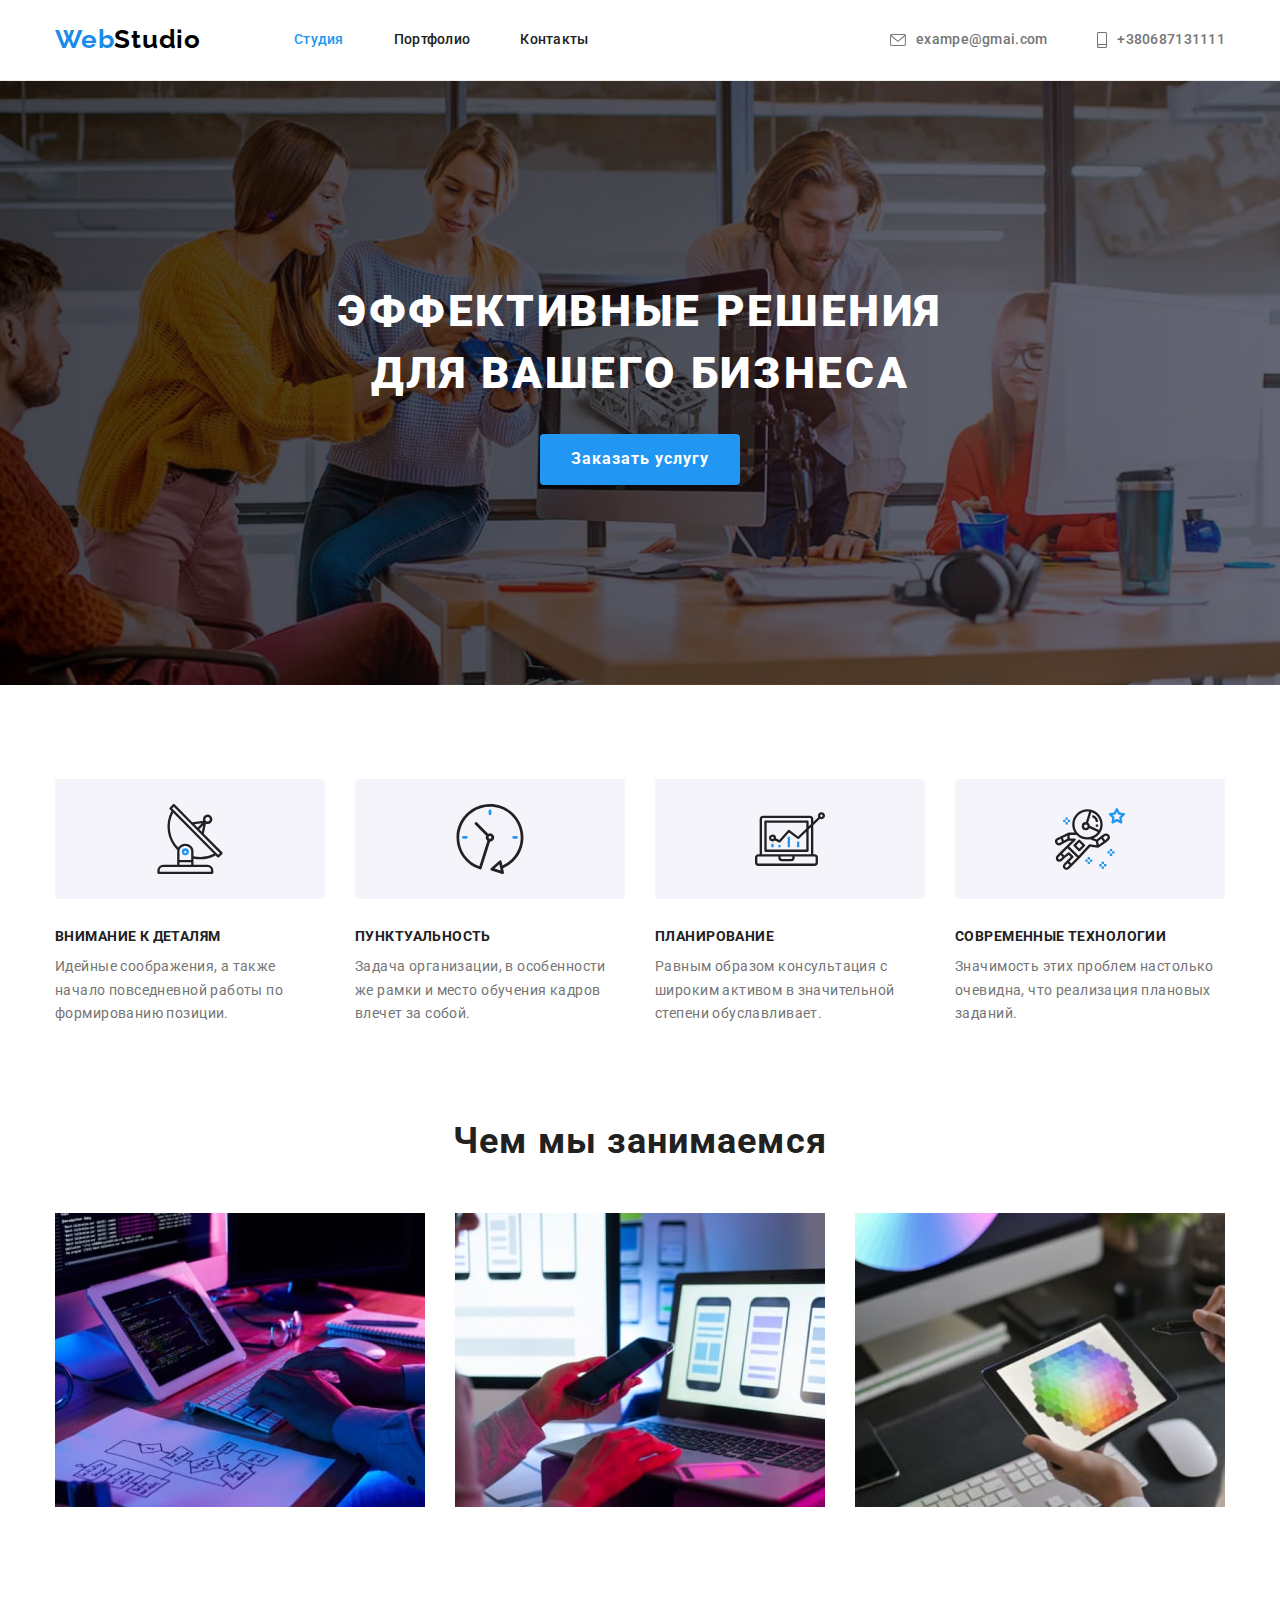
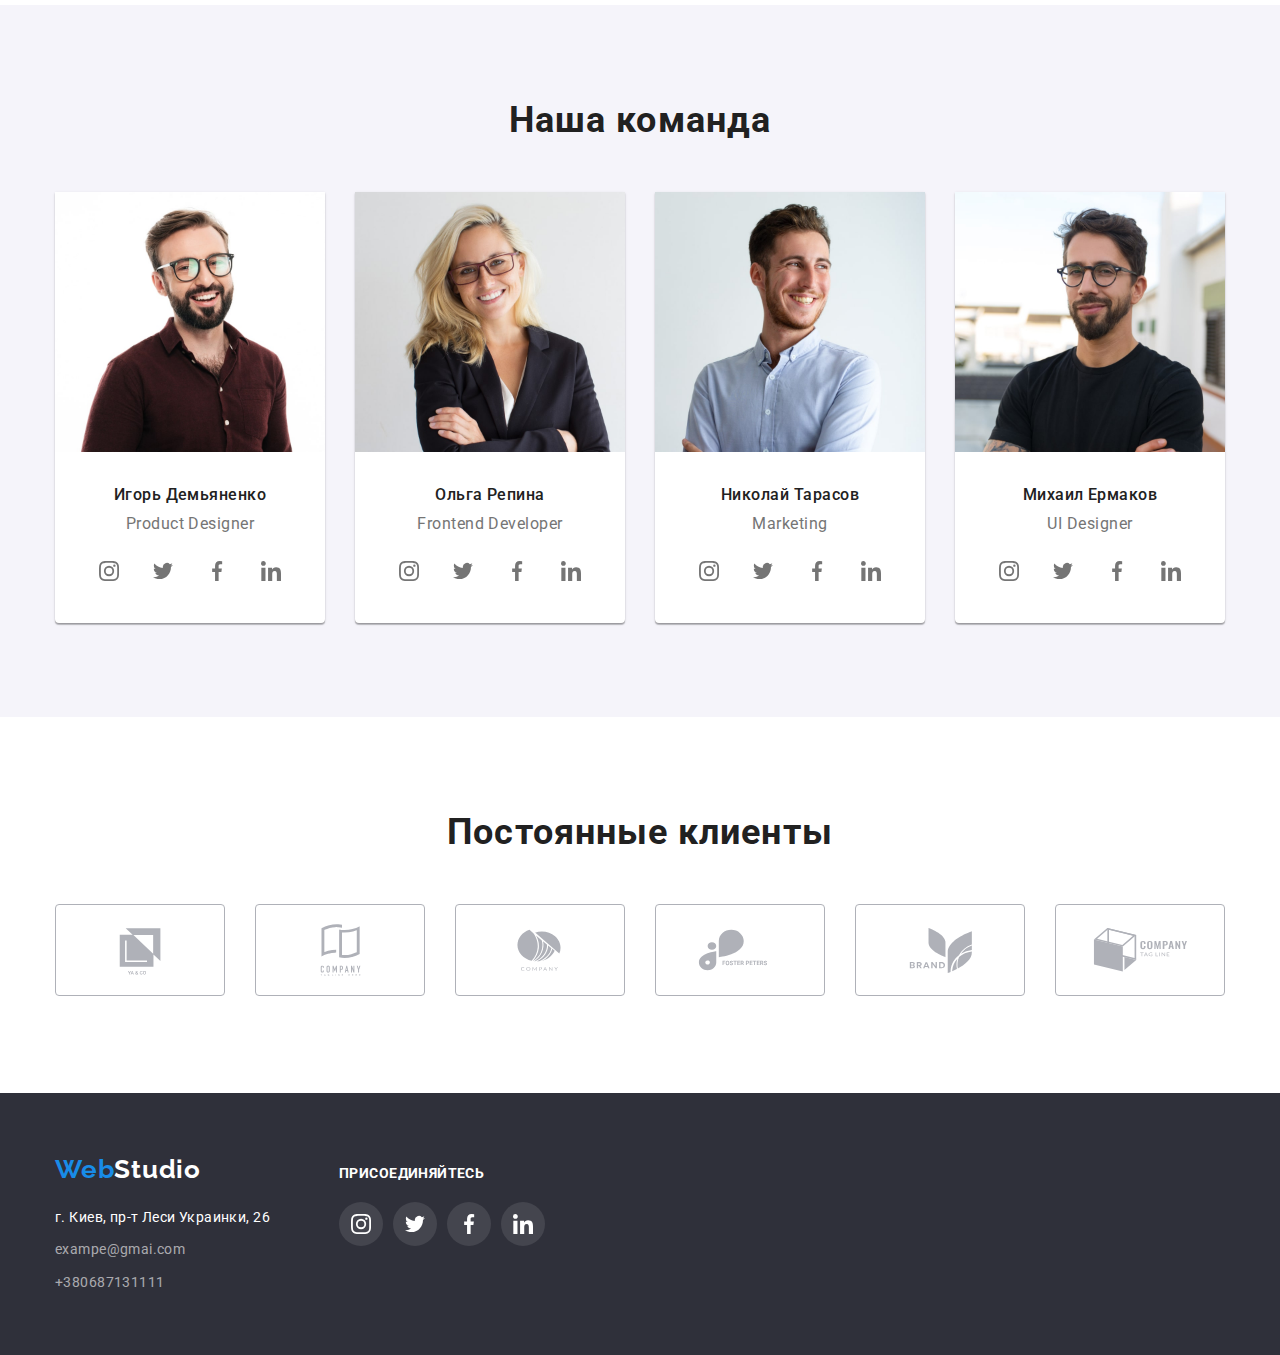
<file: index.html>
<!DOCTYPE html>
<html lang="ru">

<head>
    <meta charset="UTF-8">
    <meta http-equiv="X-UA-Compatible" content="IE=edge">
    <meta name="viewport" content="width=device-width, initial-scale=1.0">
    <title>WebStudio</title>
    <link rel="stylesheet" href="https://cdnjs.cloudflare.com/ajax/libs/modern-normalize/1.1.0/modern-normalize.css"
        integrity="sha512-Y0MM+V6ymRKN2zStTqzQ227DWhhp4Mzdo6gnlRnuaNCbc+YN/ZH0sBCLTM4M0oSy9c9VKiCvd4Jk44aCLrNS5Q=="
        crossorigin="anonymous" referrerpolicy="no-referrer" />
    <link rel="preconnect" href="https://fonts.googleapis.com">
    <link rel="preconnect" href="https://fonts.gstatic.com" crossorigin>
    <link
        href="https://fonts.googleapis.com/css2?family=Raleway:wght@700&family=Roboto:wght@400;500;700;900&display=swap"
        rel="stylesheet">
    <link rel="stylesheet" href="./css/styles.css" />
</head>

<body>
    <header class="header">
        <!--верхний-блок-логотип-->
        <div class="container">
            <nav class="navigator">
                <a href="./index.html" class="logo logo-header link"><span class="accent">Web</span>Studio
                </a>
                <ul class="header-nav-menu">
                    <li class="header-item list"><a href="./index.html"
                            class="header-nav-href menu list link current">Студия</a>
                    </li>
                    <li class="header-item list"><a href="./portfolio.html"
                            class="header-nav-href menu list link ">Портфолио</a>
                    </li>
                    <li class="header-item list"><a href="" class="header-nav-href menu list link">Контакты</a></li>
                </ul>
            </nav>
            <ul class="header-contacts header-lists">
                <li class="header-email list header-item-cont"><a href=" mailto:exampe@gmai.com"
                        class="header-href contact link list icon-hover">
                        <div class="envelope icon-contact icon-hover"><svg class="icons icons-header icon-envelope"
                                width="16" height="12">
                                <use href="./images/sprite/symbol-defs-optimize.svg#icon-envelope">
                                </use>
                            </svg></div>exampe@gmai.com
                    </a></li>
                <li class="header-tel list header-item-cont"><a href="+380687131111"
                        class="header-href contact list link">
                        <div class="smartphone icon-contact"><svg class="icons icons-header link icon-smartphone"
                                width="16" height="12">
                                <use href="./images/sprite/symbol-defs-optimize.svg#icon-smartphone">
                                </use>
                            </svg></div>+380687131111
                    </a>
                </li>
            </ul>
        </div>
    </header>
    <main>
        <section class="hero">
            <div class="containers">
                <h1 class="main-first-heading">Эффективные решения<br>для вашего бизнеса</h1>
                <!--button-->
                <button type="button" class="index-btn btn">Заказать услугу</button>
            </div>
        </section>
        <!--ouer advantage-->
        <section class="main-index-text sections">
            <div class="containers">
                <h2 class="visually-hidden">Наши реимущества</h2>
                <ul class="main-list-items">
                    <li class="item-advant it-advant-1 list">
                        <h3 class="title-p">Внимание к деталям</h3>
                        <p class="text-item">Идейные соображения, а также начало повседневной работы по формированию
                            позиции.</p>
                    </li>
                    <li class="item-advant it-advant-2 list">
                        <h3 class="title-p">Пунктуальность</h3>
                        <p class="text-item">Задача организации, в особенности же рамки и место обучения кадров влечет
                            за
                            собой.</p>
                    </li>
                    <li class="item-advant it-advant-3 list">
                        <h3 class="title-p">Планирование</h3>
                        <p class="text-item">Равным образом консультация с широким активом в значительной степени
                            обуславливает.</p>
                    </li>
                    <li class="item-advant it-advant-4 list">
                        <h3 class="title-p">Современные технологии</h3>
                        <p class="text-item">Значимость этих проблем настолько очевидна, что реализация плановых
                            заданий.
                        </p>
                    </li>
                </ul>
            </div>
        </section>
        <!--Чем занимаемся-->
        <section class="main-index-img">
            <div class="containers">
                <h2 class="title title-img">Чем мы занимаемся</h2>
                <ul class="main-list-img">
                    <li class="list list-img"><img src="./images/we-make/box1-min.jpg" alt="разрабатывает приложение"
                            width="370">
                    </li>
                    <li class="list list-img"><img src="./images/we-make/box2-min.jpg" alt="тестирует приложение"
                            width="370"></li>
                    <li class="list list-img"><img src="./images/we-make/box3-min.jpg" alt="дизайн приложения"
                            width="370">
                    </li>
                </ul>
            </div>
        </section>
        <!--ouer-team-->
        <section class="section-team sections">
            <div class="containers">
                <h2 class="title-names title">Наша команда</h2>
                <ul class="card-teams">
                    <li class="list card-team">
                        <article class="card-set">
                            <div class="card-thumb"><img src="./images/team/img1-min.jpg" alt="фото сотрудника1"
                                    width="270" /></div>
                            <div class="card-text">
                                <h3 class="title-name">Игорь Демьяненко</h3>
                                <p class="speciality">Product Designer</p>
                                <ul class="social-networks-team">
                                    <li class="social-network list"><a href="" class="link-icon link" width="44"
                                            height="44"><svg class="icon-team instagram icons" width="20" height="20">
                                                <use href="./images/sprite/symbol-defs-optimize.svg#icon-instagram">
                                                </use>
                                            </svg></a>
                                    </li>

                                    <li class="social-network list"><a href="" class="link-icon link"><svg
                                                class="icon-team twitter icons" width="20" height="20">
                                                <use href="./images/sprite/symbol-defs-optimize.svg#icon-twitter">
                                                </use>
                                            </svg></a>
                                    </li>
                                    <li class="social-network list"><a href="" class="link-icon link"><svg
                                                class="icon-team facebook icons " width="20" height="20">
                                                <use href="./images/sprite/symbol-defs-optimize.svg#icon-facebook"
                                                    width="20" height="20">
                                                </use>
                                            </svg></a>
                                    </li>
                                    <li class="social-network list"><a href="" class="link-icon link"><svg
                                                class="icon-team linkedin icons " width="20" height="20">
                                                <use href="./images/sprite/symbol-defs-optimize.svg#icon-linkedin">
                                                </use>
                                            </svg></a>
                                    </li>
                                </ul>
                            </div>
                        </article>
                    </li>
                    <li class="list card-team">
                        <article class="card-set">
                            <div class="card-thumb"><img src="./images/team/img2-min.jpg" alt="фото сотрудника2"
                                    width="270" /></div>
                            <div class="card-text">
                                <h3 class="title-name">Ольга Репина</h3>
                                <p class="speciality">Frontend Developer</p>
                                <ul class="social-networks-team">
                                    <li class="social-network list"><a href="" class="link-icon link" width="44"
                                            height="44"><svg class="icon-team instagram icons" width="20" height="20">
                                                <use href="./images/sprite/symbol-defs-optimize.svg#icon-instagram">
                                                </use>
                                            </svg></a>
                                    </li>

                                    <li class="social-network list"><a href="" class="link-icon link"><svg
                                                class="icon-team twitter icons" width="20" height="20">
                                                <use href="./images/sprite/symbol-defs-optimize.svg#icon-twitter">
                                                </use>
                                            </svg></a>
                                    </li>
                                    <li class="social-network list"><a href="" class="link-icon link"><svg
                                                class="icon-team facebook icons " width="20" height="20">
                                                <use href="./images/sprite/symbol-defs-optimize.svg#icon-facebook"
                                                    width="20" height="20">
                                                </use>
                                            </svg></a>
                                    </li>
                                    <li class="social-network list"><a href="" class="link-icon link"><svg
                                                class="icon-team linkedin icons " width="20" height="20">
                                                <use href="./images/sprite/symbol-defs-optimize.svg#icon-linkedin">
                                                </use>
                                            </svg></a>
                                    </li>
                                </ul>
                            </div>
                        </article>
                    </li>
                    <li class="list card-team">
                        <article class="card-set">
                            <div class="card-thumb"><img src="./images/team/img3-min.jpg" alt="фото сотрудника3"
                                    width="270" /></div>
                            <div class="card-text">
                                <h3 class="title-name">Николай Тарасов</h3>
                                <p class="speciality">Marketing</p>
                                <ul class="social-networks-team">
                                    <li class="social-network list"><a href="" class="link-icon link" width="44"
                                            height="44"><svg class="icon-team instagram icons" width="20" height="20">
                                                <use href="./images/sprite/symbol-defs-optimize.svg#icon-instagram">
                                                </use>
                                            </svg></a>
                                    </li>

                                    <li class="social-network list"><a href="" class="link-icon link"><svg
                                                class="icon-team twitter icons" width="20" height="20">
                                                <use href="./images/sprite/symbol-defs-optimize.svg#icon-twitter">
                                                </use>
                                            </svg></a>
                                    </li>
                                    <li class="social-network list"><a href="" class="link-icon link"><svg
                                                class="icon-team facebook icons " width="20" height="20">
                                                <use href="./images/sprite/symbol-defs-optimize.svg#icon-facebook"
                                                    width="20" height="20">
                                                </use>
                                            </svg></a>
                                    </li>
                                    <li class="social-network list"><a href="" class="link-icon link"><svg
                                                class="icon-team linkedin icons " width="20" height="20">
                                                <use href="./images/sprite/symbol-defs-optimize.svg#icon-linkedin">
                                                </use>
                                            </svg></a>
                                    </li>
                                </ul>
                            </div>
                        </article>
                    </li>
                    <li class="list card-team">
                        <article class="card-set">
                            <div class="card-thumb"><img src="./images/team/img4-min.jpg" alt="фото сотрудника4"
                                    width="270" /></div>
                            <div class="card-text">
                                <h3 class="title-name">Михаил Ермаков</h3>
                                <p class="speciality ">UI Designer</p>
                                <ul class="social-networks-team">
                                    <li class="social-network list"><a href="" class="link-icon link" width="44"
                                            height="44"><svg class="icon-team instagram icons" width="20" height="20">
                                                <use href="./images/sprite/symbol-defs-optimize.svg#icon-instagram">
                                                </use>
                                            </svg></a>
                                    </li>

                                    <li class="social-network list"><a href="" class="link-icon link"><svg
                                                class="icon-team twitter icons" width="20" height="20">
                                                <use href="./images/sprite/symbol-defs-optimize.svg#icon-twitter">
                                                </use>
                                            </svg></a>
                                    </li>
                                    <li class="social-network list"><a href="" class="link-icon link"><svg
                                                class="icon-team facebook icons " width="20" height="20">
                                                <use href="./images/sprite/symbol-defs-optimize.svg#icon-facebook"
                                                    width="20" height="20">
                                                </use>
                                            </svg></a>
                                    </li>
                                    <li class="social-network list"><a href="" class="link-icon link"><svg
                                                class="icon-team linkedin icons " width="20" height="20">
                                                <use href="./images/sprite/symbol-defs-optimize.svg#icon-linkedin">
                                                </use>
                                            </svg></a>
                                    </li>
                                </ul>
                            </div>
                        </article>
                    </li>
                </ul>
            </div>
        </section>
        <!-- ouer clients-->
        <section class="clients sections">
            <div class="containers container-clients">
                <h2 class="title title-clients">Постоянные клиенты</h2>
                <ul class="clients-group">
                    <li class="item-client list">
                        <a href="" class="client-link link" width="170" height="92">
                            <svg class="icon-client" width="106" height="60">
                                <use href="./images/sprite/symbol-defs-optimize.svg#icon-client-1"></use>
                            </svg>
                        </a>
                    </li>
                    <li class="item-client list">
                        <a href="" class="client-link link" width="170" height="92">
                            <svg class="icon-client" width="106" height="60">
                                <use href="./images/sprite/symbol-defs-optimize.svg#icon-client-2"></use>
                            </svg>
                        </a>
                    </li>
                    <li class="item-client list">
                        <a href="" class="client-link link" width="170" height="92">
                            <svg class="icon-client" width="106" height="60">
                                <use href="./images/sprite/symbol-defs-optimize.svg#icon-client-3"></use>
                            </svg>
                        </a>
                    </li>
                    <li class="item-client list">
                        <a href="" class="client-link link" width="170" height="92">
                            <svg class="icon-client" width="106" height="60">
                                <use href="./images/sprite/symbol-defs-optimize.svg#icon-client-4"></use>
                            </svg>
                        </a>
                    </li>
                    <li class="item-client list">
                        <a href="" class="client-link link" width="170" height="92">
                            <svg class="icon-client" width="106" height="60">
                                <use href="./images/sprite/symbol-defs-optimize.svg#icon-client-5"></use>
                            </svg>
                        </a>
                    </li>
                    <li class="item-client list">
                        <a href="" class="client-link link" width="170" height="92">
                            <svg class="icon-client" width="106" height="60">
                                <use href="./images/sprite/symbol-defs-optimize.svg#icon-client-6"></use>
                            </svg>
                        </a>
                    </li>

                </ul>
            </div>
        </section>
    </main>
    <footer class="footer">
        <div class="container-footer containers">
            <div class="address-logo-footer"><a href="./index.html" class="logo logo-footer logoftr link"><span
                        class="accent">Web</span>Studio
                </a>
                <address class="address">
                    <ul class="footer-list-adress">
                        <li class="footer-map footer-adress-item list "><a href=https://goo.gl/maps/AJ7KhFhHxw4ANXPTA
                                target="_blank " rel="nofollow noopener noreferrer" class="footer-item map list link">г.
                                Киев, пр-т Леси Украинки, 26</a></li>
                        <li class="footer-email footer-adress-item list "><a href="mailto:exampe@gmai.com"
                                class="footer-item-contact list link">exampe@gmai.com</a>
                        </li>
                        <li class="footer-tel footer-adress-item list "><a href="+380687131111"
                                class="footer-item-contact list link">+380687131111</a>
                        </li>
                    </ul>
                </address>
            </div>

            <h2 class="visually-hidden">Cоцсети</h2>
            <div class="container-social-footer">
                <h3 class="title-social-footer">присоединяйтесь</h3>
                <ul class="social-networks-team">
                    <li class="social-network list"><a href="" class="link-icon link-icon-footer link" width="44"
                            height="44"><svg class="icon-team icon-footer instagram icons" width="20" height="20">
                                <use href="./images/sprite/symbol-defs-optimize.svg#icon-instagram">
                                </use>
                            </svg></a>
                    </li>

                    <li class="social-network list"><a href="" class="link-icon link-icon-footer link"><svg
                                class="icon-team icon-footer twitter icons" width="20" height="20">
                                <use href="./images/sprite/symbol-defs-optimize.svg#icon-twitter">
                                </use>
                            </svg></a>
                    </li>
                    <li class="social-network list"><a href="" class="link-icon link-icon-footer link"><svg
                                class="icon-team icon-footer facebook icons " width="20" height="20">
                                <use href="./images/sprite/symbol-defs-optimize.svg#icon-facebook" width="20"
                                    height="20">
                                </use>
                            </svg></a>
                    </li>
                    <li class="social-network list"><a href="" class="link-icon link-icon-footer link"><svg
                                class="icon-team icon-footer linkedin icons " width="20" height="20">
                                <use href="./images/sprite/symbol-defs-optimize.svg#icon-linkedin">
                                </use>
                            </svg></a>
                    </li>
            </div>
        </div>

    </footer>
</body>

</html>
</file>
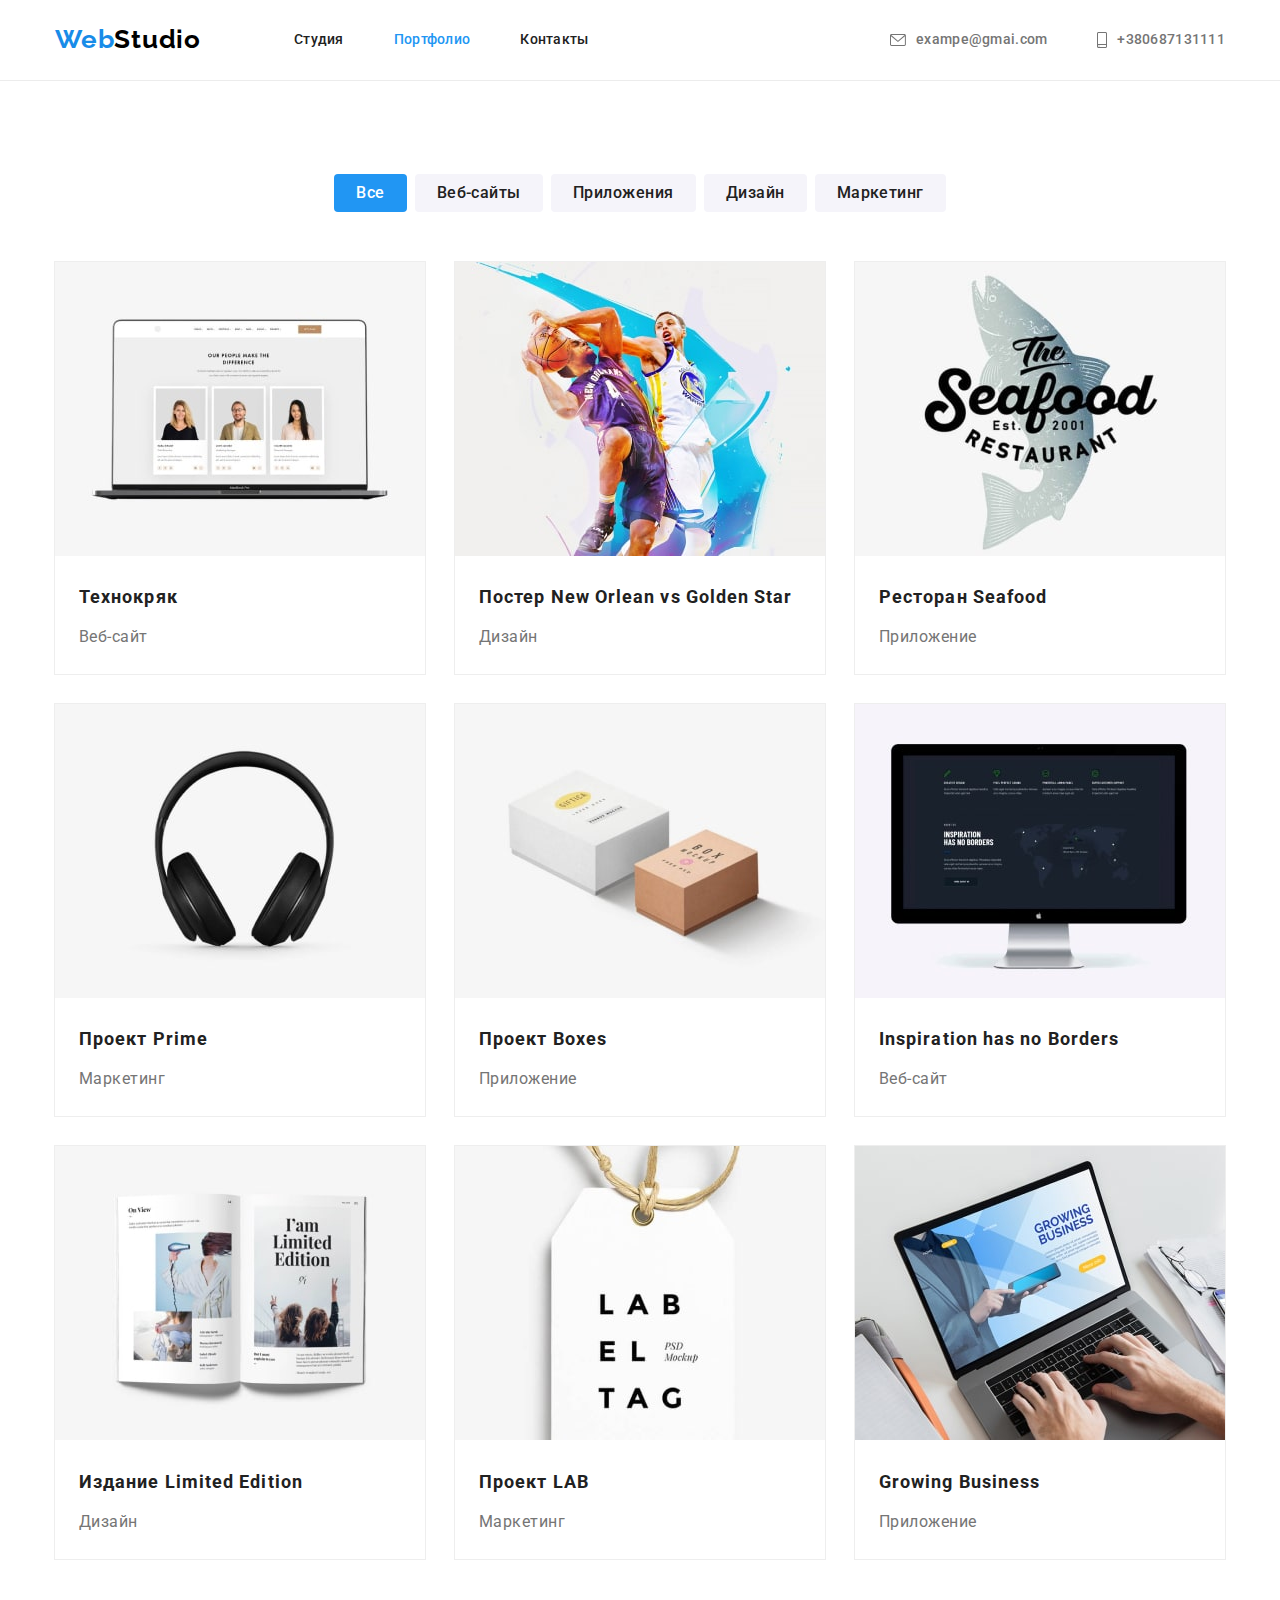
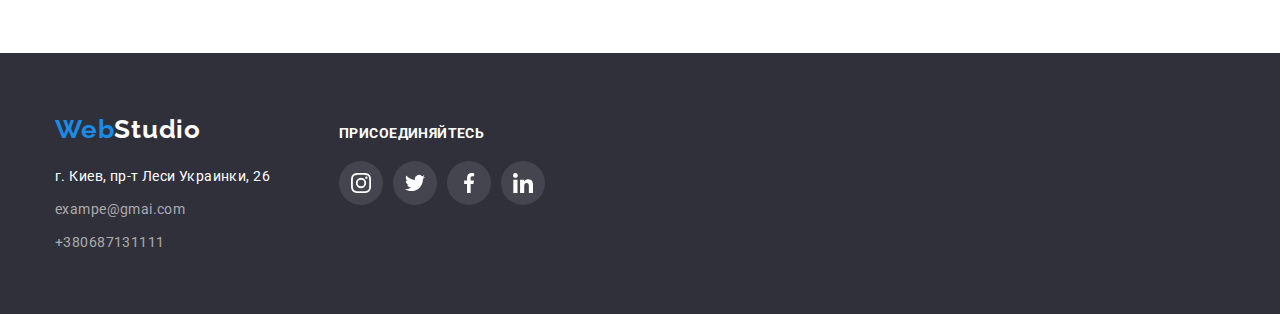
<file: portfolio.html>
<!DOCTYPE html>
<html lang="ru">

<head>
    <meta charset="UTF-8">
    <meta http-equiv="X-UA-Compatible" content="IE=edge">
    <meta name="viewport" content="width=device-width, initial-scale=1.0">
    <title>WebStudio</title>
    <link rel="stylesheet" href="https://cdnjs.cloudflare.com/ajax/libs/modern-normalize/1.1.0/modern-normalize.css"
        integrity="sha512-Y0MM+V6ymRKN2zStTqzQ227DWhhp4Mzdo6gnlRnuaNCbc+YN/ZH0sBCLTM4M0oSy9c9VKiCvd4Jk44aCLrNS5Q=="
        crossorigin="anonymous" referrerpolicy="no-referrer" />
    <link rel="preconnect" href="https://fonts.googleapis.com">
    <link rel="preconnect" href="https://fonts.gstatic.com" crossorigin>
    <link
        href="https://fonts.googleapis.com/css2?family=Raleway:wght@700&family=Roboto:wght@400;500;700;900&display=swap"
        rel="stylesheet">
    <link rel="stylesheet" href="./css/styles.css" />
</head>

<body>
    <header class="header">
        <!--верхний-блок-логотип-->
        <div class="container">
            <nav class="navigator">
                <a href="./index.html" class="logo logo-header link"><span class="accent">Web</span>Studio
                </a>
                <ul class="header-nav-menu">
                    <li class="header-item list"><a href="./index.html"
                            class="header-nav-href menu list link">Студия</a>
                    </li>
                    <li class="header-item list"><a href="./portfolio.html"
                            class="header-nav-href menu list link current">Портфолио</a>
                    </li>
                    <li class="header-item list"><a href="" class="header-nav-href menu list link">Контакты</a></li>
                </ul>
            </nav>
            <ul class="header-contacts header-lists">
                <li class="header-email list header-item-cont"><a href=" mailto:exampe@gmai.com"
                        class="header-href contact link list icon-hover">
                        <div class="envelope icon-contact icon-hover"><svg class="icons icons-header icon-envelope"
                                width="16" height="12">
                                <use href="./images/sprite/symbol-defs-optimize.svg#icon-envelope">
                                </use>
                            </svg></div>exampe@gmai.com
                    </a></li>
                <li class="header-tel list header-item-cont"><a href="+380687131111"
                        class="header-href contact list link">
                        <div class="smartphone icon-contact"><svg class="icons icons-header link icon-smartphone"
                                width="16" height="12">
                                <use href="./images/sprite/symbol-defs-optimize.svg#icon-smartphone">
                                </use>
                            </svg></div>+380687131111
                    </a>
                </li>
            </ul>
        </div>
    </header>
    <!--Portfolio-->
    <main>
        <section class="buttons-list-portfolio sections">
            <div class="containers">
                <h1 class="visually-hidden">Наши проекты</h1>
                <!--buttons-->
                <uL class="portf-buttons controls">
                    <li class="list portf-item-btn "><button type="button"
                            class=" prtf-1 item-btn btn default">Все</button></li>
                    <li class="list portf-item-btn "><button type="button"
                            class=" prtf-2 item-btn btn">Веб-сайты</button></li>
                    <li class="list portf-item-btn "><button type="button"
                            class=" prtf-3 item-btn btn">Приложения</button></li>
                    <li class="list portf-item-btn "><button type="button" class=" prtf-4 item-btn btn">Дизайн</button>
                    </li>
                    <li class="list portf-item-btn "><button type="button"
                            class=" prtf-5 item-btn btn">Маркетинг</button></li>
                </uL>
                <!--gallery-->
                <ul class="gallery-group-cards list link">
                    <li class="card-portf list"><a href="" class="container-card-gallery link">
                            <div class="card-thumb-p"><img src="./images/portfolio/img-1-min.jpg"
                                    alt="Ноутбук изображающий на своем дисплее три визитки сотрудников компании"
                                    width="370" /></div>
                            <div class="card-text-gal">
                                <h2 class="gallery">Технокряк</h2>
                                <p class="p-gallery ">Веб-сайт</p>
                            </div>
                        </a>
                    </li>
                    <li class="card-portf list "><a href="" class="container-card-gallery link">
                            <div class="card-thumb-p"><img src="./images/portfolio/img-2-min.jpg"
                                    alt="Два баскетболиста в момент перед броском мяча" width="370" /></div>
                            <div class="card-text-gal">
                                <h2 class="gallery">Постер New Orlean vs Golden Star
                                </h2>
                                <p class="p-gallery">Дизайн</p>
                            </div>
                        </a>
                    </li>
                    <li class="card-portf list"><a href="" class="container-card-gallery link">
                            <div class="card-thumb-p"><img src="./images/portfolio/img-3-min.jpg"
                                    alt="Логотип ресторана Seafood на фоне рыбы" width="370" /></div>
                            <div class="card-text-gal">
                                <h2 class="gallery ">Ресторан Seafood
                                </h2>
                                <p class="p-gallery">Приложение</p>
                            </div>
                        </a>
                    </li>
                    <li class="card-portf list"><a href="" class="container-card-gallery link">
                            <div class="card-thumb-p"><img src="./images/portfolio/img-4-min.jpg"
                                    alt="Наушники полноразмерные крупным планом на светло сером фоне" width="370" />
                            </div>
                            <div class="card-text-gal">
                                <h2 class="gallery">Проект Prime
                                </h2>
                                <p class="p-gallery">Маркетинг</p>
                            </div>
                        </a>
                    </li>
                    <li class="card-portf list"><a href="" class="container-card-gallery link">
                            <div class="card-thumb-p"><img src="./images/portfolio/img-5-min.jpg"
                                    alt="Две  разных по расмерам картонные коробки кремового и белого цветов на светло сером фоне"
                                    width="370" />
                            </div>
                            <div class="card-text-gal">
                                <h2 class="gallery">Проект Boxes
                                </h2>
                                <p class="p-gallery">Приложение</p>
                            </div>
                        </a>
                    </li>
                    <li class="card-portf list"><a href="" class="container-card-gallery link">
                            <div class="card-thumb-p"><img src="./images/portfolio/img-6-min.jpg"
                                    alt="Imac with tittle on dispay Inspiration has no Borders" width="370" /></div>
                            <div class="card-text-gal">
                                <h2 class="gallery">
                                    Inspiration has no Borders
                                </h2>
                                <p class="p-gallery">Веб-сайт</p>
                            </div>
                        </a>
                    </li>
                    <li class="card-portf list"><a href="" class="container-card-gallery link">
                            <div class="card-thumb-p"><img src="./images/portfolio/img-7-min.jpg"
                                    alt="Развернутая книга крупным планом с название страницы Limited Edition" /></div>
                            <div class="card-text-gal">
                                <h2 class="gallery">Издание Limited Edition
                                </h2>
                                <p class="p-gallery">Дизайн</p>
                            </div>
                        </a>
                    </li>
                    <li class="card-portf list"><a href="" class="container-card-gallery link">
                            <div class="card-thumb-p"><img src="./images/portfolio/img-8-min.jpg"
                                    alt="белая картонная бирка с надписью label Tag крупным планом с бесцветной нитью "
                                    width="370" />
                            </div>
                            <div class="card-text-gal">
                                <h2 class="gallery">Проект LAB
                                </h2>
                                <p class="p-gallery">Маркетинг</p>
                            </div>
                        </a>
                    </li>
                    <li class="card-portf list"><a href="" class="container-card-gallery link">
                            <div class="card-thumb-p"><img src="./images/portfolio/img-9-min.jpg"
                                    alt="Ноутбук с презентацией Growing Business на дисплее и две кисти рук на клавиатуре"
                                    width="370" />
                            </div>
                            <div class="card-text-gal">
                                <h2 class="gallery">
                                    Growing Business
                                </h2>
                                <p class="p-gallery">Приложение</p>
                            </div>
                        </a>
                    </li>
                </ul>
            </div>
        </section>
    </main>
    <footer class="footer">
        <div class="container-footer containers">
            <div class="address-logo-footer"><a href="./index.html" class="logo logo-footer logoftr link"><span
                        class="accent">Web</span>Studio
                </a>
                <address class="address">
                    <ul class="footer-list-adress">
                        <li class="footer-map footer-adress-item list "><a href=https://goo.gl/maps/AJ7KhFhHxw4ANXPTA
                                target="_blank " rel="nofollow noopener noreferrer" class="footer-item map list link">г.
                                Киев, пр-т Леси Украинки, 26</a></li>
                        <li class="footer-email footer-adress-item list "><a href="mailto:exampe@gmai.com"
                                class="footer-item-contact list link">exampe@gmai.com</a>
                        </li>
                        <li class="footer-tel footer-adress-item list "><a href="+380687131111"
                                class="footer-item-contact list link">+380687131111</a>
                        </li>
                    </ul>
                </address>
            </div>

            <h2 class="visually-hidden">Cоцсети</h2>
            <div class="container-social-footer">
                <h3 class="title-social-footer">присоединяйтесь</h3>
                <ul class="social-networks-team">
                    <li class="social-network list"><a href="" class="link-icon link-icon-footer link" width="44"
                            height="44"><svg class="icon-team icon-footer instagram icons" width="20" height="20">
                                <use href="./images/sprite/symbol-defs-optimize.svg#icon-instagram">
                                </use>
                            </svg></a>
                    </li>

                    <li class="social-network list"><a href="" class="link-icon link-icon-footer link"><svg
                                class="icon-team icon-footer twitter icons" width="20" height="20">
                                <use href="./images/sprite/symbol-defs-optimize.svg#icon-twitter">
                                </use>
                            </svg></a>
                    </li>
                    <li class="social-network list"><a href="" class="link-icon link-icon-footer link"><svg
                                class="icon-team icon-footer facebook icons " width="20" height="20">
                                <use href="./images/sprite/symbol-defs-optimize.svg#icon-facebook" width="20"
                                    height="20">
                                </use>
                            </svg></a>
                    </li>
                    <li class="social-network list"><a href="" class="link-icon link-icon-footer link"><svg
                                class="icon-team icon-footer linkedin icons " width="20" height="20">
                                <use href="./images/sprite/symbol-defs-optimize.svg#icon-linkedin">
                                </use>
                            </svg></a>
                    </li>
            </div>
        </div>

    </footer>
</body>

</html>
</file>
<file: css/styles.css>
:root {
  --black-color: #000000;
  --backgroun-footer-color: #2f303a;
  --main-title-color: #212121;
  --main-text-color: #757575;
  --secundary-text: #ffffff;
  --background-color-cards: #f5f4fa;
  --background-color-btn-portf: #f5f4fa;
  --color-hover-focus: #188ce8;
  --accent-color: #2196f3;
  --rgba-color: rgba(255, 255, 255, 0.6);
  --font-size-16: font-size: 16px;
  --header-line-color: #ececec;
  --footer-line-color: #2f303a;
  --color-border-focus-card-gall: solid #EEEEEE;
  --box-shadow: 0px 4px 4px rgba(0, 0, 0, 0.15);
  --card-set-background-color: #ffffff;
  --box-shadow-card-team: 0px 1px 3px rgba(0, 0, 0, 0.12), 0px 1px 1px rgba(0, 0, 0, 0.14), 0px 2px 1px rgba(0, 0, 0, 0.2);
  --box-shadow-card-gallery: 0px 1px 1px rgba(0, 0, 0, 0.12), 0px 4px 4px rgba(0, 0, 0, 0.06), 1px 4px 6px rgba(0, 0, 0, 0.16);
  --border-radius-card-team: 0px 0px 4px 4px;
  --color-icon: #757575;
  --color-icon-footer: #ffffff;
  --background-color-icon-card-team: #ffffff;
  --logo-margin-right-93: 93px;
  --padg-main-btn: 10px;
  --padg-t-main-text: 94px;
  --padg-b-main-text: 94px;
  --padg-b-main-img: 94px;
  --card-text-gal-pad-lft: 24px;
  --card-text-gal-pad-top: 20px;  
  --font-size-16: 16px;
  --font-size-18: 18px;
  --font-size-26: 26px;
  --font-size-36: 36px;
  --font-size-44: 44px;
  --margin-top-10: 10px;
  --margin-left-10: 10px;
  --margin-left-15: 15px;
  --margin-top-20: 20px;
  --margin-left-20: 20px;
  --margin-top-30: 30px;
  --margin-left-30: 30px;
  --margin-top-50: 50px;
  --margin-left-50: 50px;
  --padding-bottom-50: 50px;
  --margin-left-93: 93px;
  --margin-top-94: 94px;
  --padding-bottom-94: 94px;
  --margin-bottom-200: 200px;
  --margin-left-500: 500px;
  --padding-right-15: 15px;
  --padding-left-15: 15px;
  --title-padng-bottom-20: 20px;
  --padding-top-24: 24px;
  --footer-logo-padng-btm: 20px;
  --padding-bottom-25: 25px;
  --padding-top-30: 30px;
  --padding-bottom-30: 30px;
  --padding-top-32: 32px;
  --padding-bottom-32: 32px;
  --padding-hero: 200px;
  --border-radius-4: 4px;
  --padg-main-footer: 60px;
  --margin-t-footer-cont-9: 9px;
}
/* геометрия */
html {
  box-sizing: border-box;
}
*,
*::before,
*::after
* {
  box-sizing: inherit;
}
ul {
margin-top: 0;
margin-bottom: 0;
padding: 0;
}
p, h1, h2, h3, h4, h5, h6 {
  margin-top: 0;
  margin-bottom: 0;
  padding: 0;
}
body {
  margin: 0;
  font-family: "Roboto", sans-serif;
  color: var(--main-text-color);
  font-size: 14px;
  font-weight: 400;
  background-color: var(--secundary-text);
}
.sections {
  background-color: var(--secundary-text);
  padding-top: var(--padg-t-main-text);
  padding-bottom: var(--padg-b-main-text);
}
.containers {
  align-items: center;
  margin-right: auto;
  margin-left: auto;
  width: 1200px;
  padding-right: var(--padding-right-15);
  padding-left: var(--padding-left-15);
}
.list {
  list-style: none;
}
.link {
  text-decoration: none;
}
.link:hover,
.link:focus {
  color: var(--color-hover-focus);
}
.img {
  display: block;
  max-width: 100%;
}
/* logo */
.logo {
  font-family: "Raleway", sans-serif;
  font-weight: bold;
  font-size: var(--font-size-26);
  line-height: 1.2;
  letter-spacing: 0.03em;
  color: var(--black-color);
  padding-top: var(--padding-top-24);
  padding-bottom: var(--padding-bottom-25);
  margin-right: var(--logo-margin-right-93);
}
.accent {
  color: var(--color-hover-focus);
}
/* header */
.header {
  background-color: var(--secundary-text);
  border-bottom: 1px solid var(--header-line-color);
} 
.header, .container {
  display: flex;
  align-items: center;
}
.container {
  justify-content: space-between;
  margin-right: auto;
  margin-left: auto;
  width: 1200px;
  padding-right: var(--padding-right-15);
  padding-left: var(--padding-left-15);
}
.header-nav-menu .header-nav-href.current {
  color: var(--accent-color);
}
.navigator {
  display: flex;
  justify-content: inherit;
}
.header-nav-menu, .header-contacts {
  display: flex;
  justify-content: inherit;
}
.header-nav-menu .header-item:not(:first-child) {
  margin-left: var(--margin-left-50);
} 
.header-nav-href {
  display: inline-block;
  padding-top: var(--padding-top-32);
  padding-bottom: var(--padding-bottom-32);
 
  font-weight: 500;
  line-height: 1.1;
  letter-spacing: 0.02em;
  color: var(--main-title-color);
}
.link:hover .icons-header,
.link:focus .icons-header {
fill: var(--accent-color);
}
.icon-contact {
display: inline-block;
margin-right: 10px;
}
.icons {
  vertical-align: middle;
align-items: center;
display: flex;
fill: var(--color-icon);
}
.envelope, .smartphone {
  display: inline-block;
  align-items: center;
  vertical-align: middle;
}
.icon-envelope {
   width: 16px;
  height: 12px; 
}
.icon-smartphone {
  width: 10px;
  height: 16px; 
}
.header-contacts .header-item-cont:not(:first-child) {
  margin-left: var(--margin-left-50);
}
.contact {
  display: inline-block;
  padding-top: var(--padding-top-32);
  padding-bottom: var(--padding-bottom-32);
  font-weight: 500;
  line-height: 1.1;
  letter-spacing: 0.02em;
  color: var(--main-text-color);
}

/* main hero */
.hero {
  padding-top: var(--padding-hero);
  padding-bottom: var(--padding-hero);

  background-image: linear-gradient(to right, rgba(0, 0, 0, 0.5), rgba( 47, 48, 58, 0.4)), url(../images/hero/hero-min.jpg);
background-repeat: no-repeat;
background-position: center;
background-size: cover;
background-color: var(--backgroun-footer-color);
}
.main-first-heading {
  text-align: center;
  text-transform: uppercase;
  font-weight: 900;
  font-size: var(--font-size-44);
  line-height: 1.4;
  letter-spacing: 0.06em;
  color: var(--secundary-text);
}
.index-btn {
  display: flex;
  justify-content: center;
margin-top: var(--margin-top-30);
margin-right: auto;
margin-left: auto;
padding: var(--padg-main-btn);
width: 200px;
box-shadow: var(--box-shadow);
  font-weight: 700;
  font-size: var(--font-size-16);
  line-height: 1.9;
  letter-spacing: 0.06em;
  border: 0;
  color: var(--secundary-text);
  background-color: var(--accent-color);
  border-radius: var(--border-radius-4);
}
/* ouer advantage */
.visually-hidden {
  width: 1px;
  height: 1px;
  margin: -1px;
  padding: 0;
  overflow: hidden;
  border: 0;
  clip: rect(0 0 0 0);
}
.main-list-items {
  padding-left: 0;
  padding-right: 0;
  display: flex;
  line-height: 1.7;
  letter-spacing: 0.03em;
  color: var(--main-text-color);
  margin-top: calc(-1*var(--margin-top-30));
margin-left: calc(-1*var(--margin-left-30));
}
.item-advant {
margin-top: var(--margin-top-30);
margin-left: var(--margin-left-30);
}
.item-advant::before {
  display: block;
content: "";
height: 120px;
background-color: var(--background-color-cards);
border-radius: 4px;
background-repeat: no-repeat;
background-position: center;
}
.it-advant-1::before {
background-image: url(../images/advantage/antenna\ 1\ \(1\).svg);
}
.it-advant-2::before {
  background-image: url(../images/advantage/clock\ 1\ \(1\).svg);
}
.it-advant-3::before {
 background-image: url(../images/advantage/diagram\ 1\ \(1\).svg); 
}
.it-advant-4::before {
  background-image: url(../images/advantage/astronaut\ 1\ \(1\).svg);
}
.title-p {
  width: 270px;
  text-transform: uppercase;
  font-weight: 700;
  font-size: 14px;
  line-height: 1.14;
  letter-spacing: 0.03em;
  color: var(--main-title-color);
  margin-top: var(--margin-top-30);
}
.text-item {
  margin-top: var(--margin-top-10);
}
/*  Чем занимаемся */
.main-index-img {
  padding-bottom: var(--padg-b-main-img);
}
.main-list-img {
 display: flex;
 flex-direction: row;
 flex-wrap: wrap;
 margin-top: -30px;
 margin-left: -30px;
}
.list-img {
  margin-top: var(--margin-top-30);
  margin-left: var(--margin-left-30);
}
.title {
  box-sizing: inherit;
  margin-bottom: 50px;
  text-align: center;
  font-weight: 700;
  font-size: var(--font-size-36);
  line-height: 1.2;
  letter-spacing: 0.03em;
  color: var(--main-title-color);
}
/* team */
.section-team {
  background: var(--background-color-cards);
}
.title-names {
  text-align: center;
  font-weight: 700;
  font-size: var(--font-size-36);
  line-height: 1.2;
  letter-spacing: 0.03em;
  color: var(--main-title-color);
}
.card-teams {
  display: flex;
  flex-direction: row;
  margin-top: -30px;
  margin-left: -30px;
}
.card-teams > .card-team {
  flex-basis: calc(100% / 4 - 30px);
  margin-top: var(--margin-top-30);
  margin-left: var(--margin-left-30);
}
.card-set {
  background-color: var(--card-set-background-color);
box-shadow: var(--box-shadow-card-team);
border-radius: var(--border-radius-card-team);
}
.card-text {
padding-top: var(--padding-top-30);
padding-bottom: var(--padding-bottom-30);

}
.card-text {
  padding-top: var(--padding-top-30);
  padding-left: 32px;
  padding-bottom: 30px;
  padding-right: 32px;
}
.title-name {
text-align: center;
font-weight: 500;
font-size: var(--font-size-16);
line-height: 1.2;
letter-spacing: 0.03em;
color: var(--main-title-color);
margin-bottom: 10px; 
}
.speciality {
  margin-bottom: 16px;
  text-align: center;
  font-size: var(--font-size-16);
  line-height: 1.2;
  letter-spacing: 0.03em;
  color: var(--main-text-color);
}
.social-networks-team {
display: flex;
align-items: center;
justify-content: space-between;
}
.link-icon {
  padding: 12px;
display: inline-block;
width: 44px; height: 44px;
border-radius: 50%;
background-color: var(--background-color-icon-card-team);

}
.icon-team {
  justify-content: space-evenly;
 display: inline-block;
  vertical-align: middle;
  width: 20px; height: 20px;
}
.link-icon:hover,
.link-icon:focus {
  background-color: var(--accent-color);
}
.link:hover .icon-team,
.link:focus .icon-team {
fill: white;
}
/* clients */
.clients-group {
  display: block;
  display: flex;
  align-items: center;
  margin-top: -30px;
  margin-left: -30px;
}
.item-client {
  display: block;
}
.client-link {
  display: inline-block;
width: 170px;
height: 92px;
border: 1px solid #AFB1B8;
border-radius: 4px;
padding-top: 16px;
padding-right: 32px;
padding-bottom: 16px;
padding-left: 32px;
margin-top: 30px;
margin-left: 30px;
}
.icon-client {
width: 106px;
height: 60px;
fill: #AFB1B8;
}
.client-link:hover,
.client-link:focus {
border-color: var(--accent-color);
}
.link:focus .icon-client,
.link:hover .icon-client {
    fill: var(--accent-color);
}
/* main portfolio */
.buttons-list-portfolio {
  background-color: var(--secundary-text);
  padding-top: var(--padding-bottom-94);
  padding-bottom: var(--padding-bottom-94);
}
.portf-buttons {
  margin-right: auto;
  margin-left: auto;
  margin-bottom: var(--padding-bottom-50);
font-weight: 500;
font-size: var(--font-size-16);
line-height: 1.25;
letter-spacing: 0.03em;
color: var(--main-title-color);
display: flex;
justify-content:center;
}
.item-btn  {
  padding-top: 6px;
  padding-right: 22px;
  padding-bottom: 6px;
  padding-left: 22px;
  font-weight: 500;
  font-size: var(--font-size-16);
  line-height: 1.6;
  letter-spacing: 0.03em;
  border: 0;
  border-radius: var(--border-radius-4);
  color: var(--main-title-color);
background: var(--background-color-cards);
border-radius: 4px;
}
.portf-buttons > .portf-item-btn:not(:first-child) {
margin-left: 8px;
}
.btn:hover,
.btn:focus {
 background: var(--color-hover-focus);
box-shadow: var(--box-shadow);
color: var(--secundary-text);
}
.portf-buttons .prtf-1.default {
  color: var(--secundary-text);
  background-color: var(--accent-color);
}
/* gallery */
.gallery-group-cards {
 display: flex;
 flex-wrap: wrap;
margin-top: calc( -1 * var(--margin-top-30));
margin-left: calc( -1 * var(--margin-top-30));
}
.container-card-gallery {
  display: block;
}
.gallery-group-cards > .card-portf {
flex-basis: calc( 100% / 3 - var(--margin-top-30));
margin-top: var(--margin-top-30);
margin-left: var(--margin-left-30);
background: var(--card-set-background-color);
box-sizing: border-box;
outline: 1px solid #EEEEEE;
}
.card-text-gal {
background: var(--secundary-text);
padding-top: var(--card-text-gal-pad-top);
padding-right: var(--card-text-gal-pad-lft);
padding-bottom: var(--card-text-gal-pad-top);
padding-left: var(--card-text-gal-pad-lft);
}
.gallery {
  font-weight: 700;
  font-size: var(--font-size-18);
  line-height: 2;
  letter-spacing: 0.06em;
  color: var(--main-title-color);
}
.p-gallery {
  margin-top: 4px;
  font-weight: 400;
  font-size: var(--font-size-16);
  line-height: 2.2;
  letter-spacing: 0.03em;
  color: var(--main-text-color);
}
.gallery-group-cards .container-card-gallery:focus,
.gallery-group-cards .container-card-gallery:hover { 
box-shadow: var(--box-shadow-card-gallery);
}
/* footer */
.footer {
 border-top: 1px solid var(--footer-line-color);
  padding-top: var(--padg-main-footer);
  padding-bottom: var(--padg-main-footer);
  background-color: var(--backgroun-footer-color);
}
.container-footer {
display: flex;
align-items: baseline;
}
.address {
margin-top: var(--margin-top-20);
}
.footer-item-contact {
font-style: normal;
line-height: 1.7;
letter-spacing: 0.03em;
color: var(--rgba-color);
}
.footer-list-adress .footer-adress-item:not(:first-child) {
margin-top: var(--margin-t-footer-cont-9);
}
.map {
  font-style: normal;
  line-height: 1.7;
  letter-spacing: 0.03em;
  color: var(--secundary-text);
}
.logo-footer, .logoftr {
padding: 0;
margin: 0;
color: var(--secundary-text);
}
.container-social-footer {
  display: inline-block;
  width: 206px;
  margin-left: 70px;
}
.title-social-footer {
  margin-bottom: 20px;
 text-align: left;
font-weight: bold;
font-size: 14px;
line-height: 1.1;
letter-spacing: 0.03em;
text-transform: uppercase;
color: var(--secundary-text);
}
.link-icon-footer {
  margin-top: 0;
  background-color: rgba(255, 255, 255, 0.1);
}
.icon-footer {
  fill: var(--color-icon-footer);
}
.social-network:first-child {
  margin-left: 0;
}
.icon-client {
  display: block;
}
</file>
